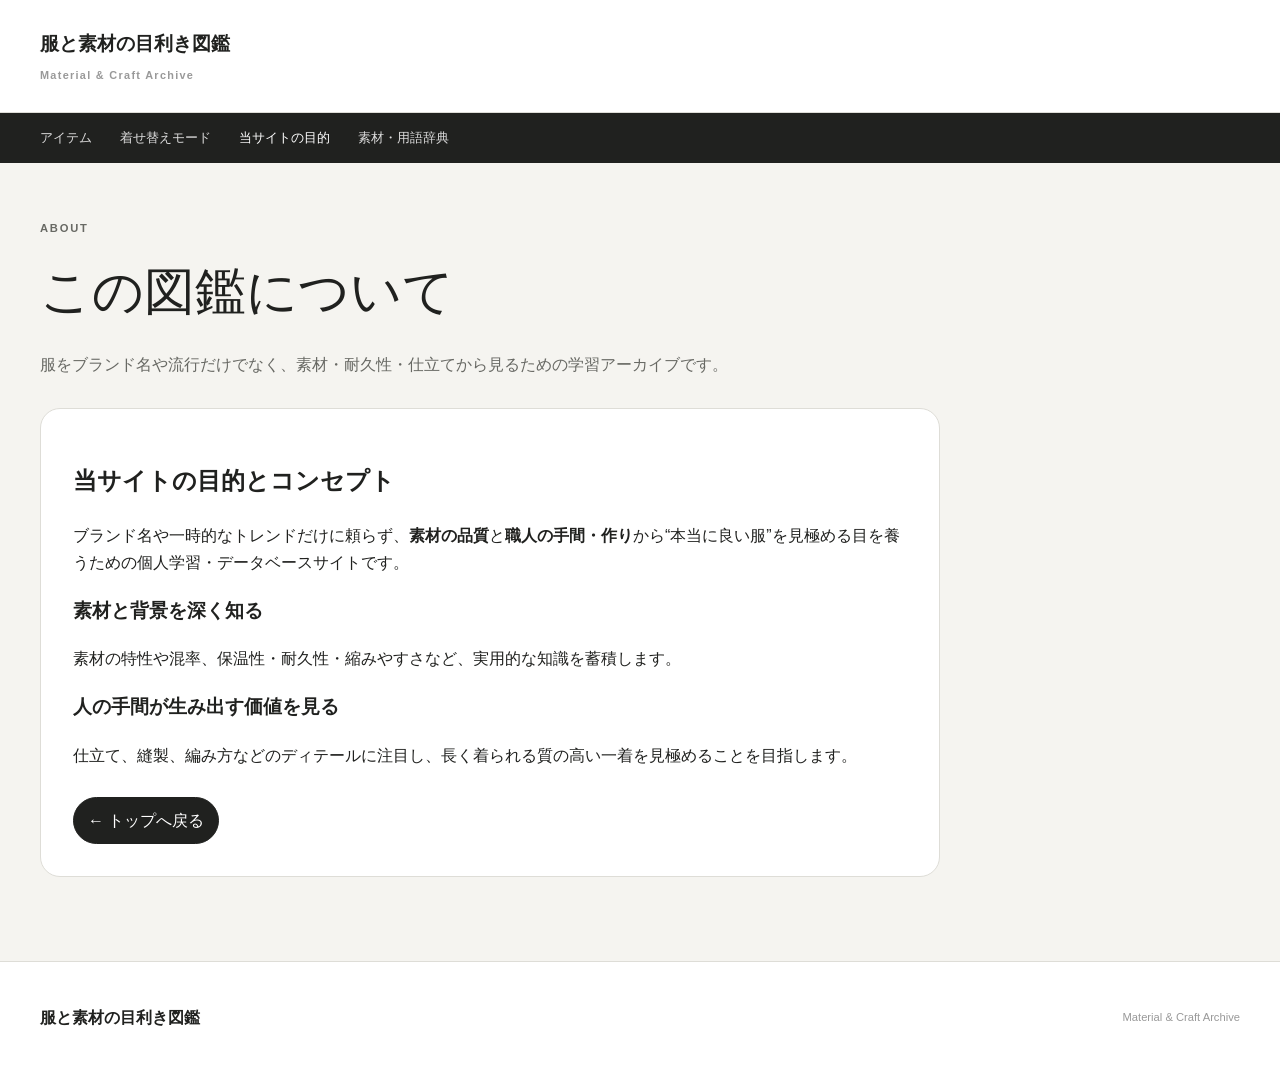
<file: about.html>
<!DOCTYPE html><html lang="ja"><head><meta charset="UTF-8"><meta name="viewport" content="width=device-width,initial-scale=1"><title>サイトの目的 | 服と素材の目利き図鑑</title><link rel="stylesheet" href="style.css"></head><body><header class="header"><div class="header-inner"><h1 class="logo"><a href="index.html">服と素材の目利き図鑑<span>Material & Craft Archive</span></a></h1></div></header><nav class="global-nav"><div class="global-nav-inner"><a href="index.html">アイテム</a>
      <a href="dressup.html">着せ替えモード</a><a class="active" href="about.html">当サイトの目的</a><a href="dictionary.html">素材・用語辞典</a></div></nav><main class="main-container"><div class="page-heading"><p class="section-label">ABOUT</p><h2>この図鑑について</h2><p>服をブランド名や流行だけでなく、素材・耐久性・仕立てから見るための学習アーカイブです。</p></div><article class="page-card"><h2>当サイトの目的とコンセプト</h2><p>ブランド名や一時的なトレンドだけに頼らず、<strong>素材の品質</strong>と<strong>職人の手間・作り</strong>から“本当に良い服”を見極める目を養うための個人学習・データベースサイトです。</p><h3>素材と背景を深く知る</h3><p>素材の特性や混率、保温性・耐久性・縮みやすさなど、実用的な知識を蓄積します。</p><h3>人の手間が生み出す価値を見る</h3><p>仕立て、縫製、編み方などのディテールに注目し、長く着られる質の高い一着を見極めることを目指します。</p><div class="back-link"><a class="tag-btn active" href="index.html" style="text-decoration:none;display:inline-block">← トップへ戻る</a></div></article></main><footer class="footer"><div class="footer-inner"><p>服と素材の目利き図鑑</p><span>Material & Craft Archive</span></div></footer></body></html>
</file>
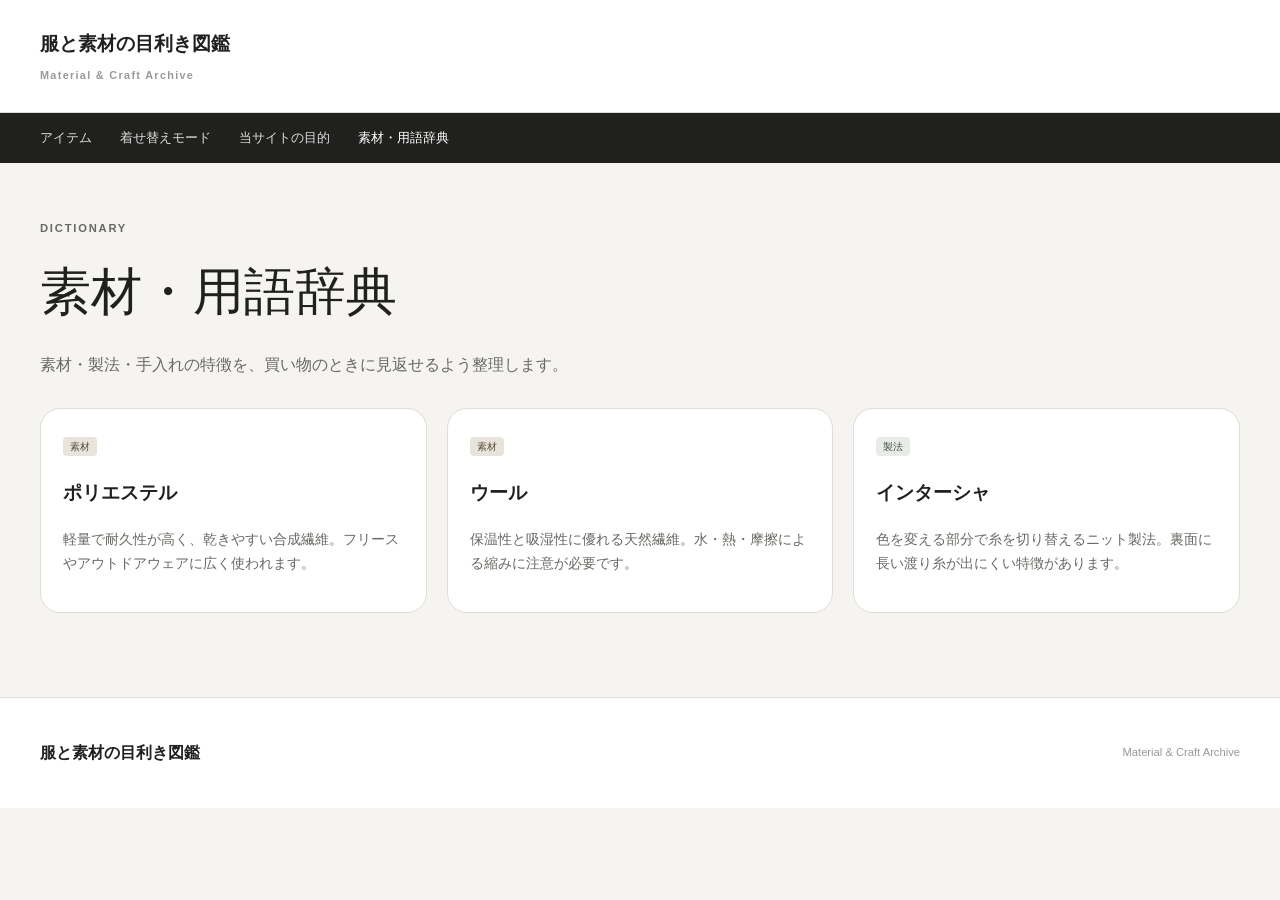
<file: dictionary.html>
<!DOCTYPE html><html lang="ja"><head><meta charset="UTF-8"><meta name="viewport" content="width=device-width,initial-scale=1"><title>素材・用語辞典 | 服と素材の目利き図鑑</title><link rel="stylesheet" href="style.css"></head><body><header class="header"><div class="header-inner"><h1 class="logo"><a href="index.html">服と素材の目利き図鑑<span>Material & Craft Archive</span></a></h1></div></header><nav class="global-nav"><div class="global-nav-inner"><a href="index.html">アイテム</a>
      <a href="dressup.html">着せ替えモード</a><a href="about.html">当サイトの目的</a><a class="active" href="dictionary.html">素材・用語辞典</a></div></nav><main class="main-container"><div class="page-heading"><p class="section-label">DICTIONARY</p><h2>素材・用語辞典</h2><p>素材・製法・手入れの特徴を、買い物のときに見返せるよう整理します。</p></div><div class="dictionary-grid"><section class="dictionary-card"><span class="tag tag-material">素材</span><h3>ポリエステル</h3><p>軽量で耐久性が高く、乾きやすい合成繊維。フリースやアウトドアウェアに広く使われます。</p></section><section class="dictionary-card"><span class="tag tag-material">素材</span><h3>ウール</h3><p>保温性と吸湿性に優れる天然繊維。水・熱・摩擦による縮みに注意が必要です。</p></section><section class="dictionary-card"><span class="tag tag-country">製法</span><h3>インターシャ</h3><p>色を変える部分で糸を切り替えるニット製法。裏面に長い渡り糸が出にくい特徴があります。</p></section></div></main><footer class="footer"><div class="footer-inner"><p>服と素材の目利き図鑑</p><span>Material & Craft Archive</span></div></footer></body></html>
</file>
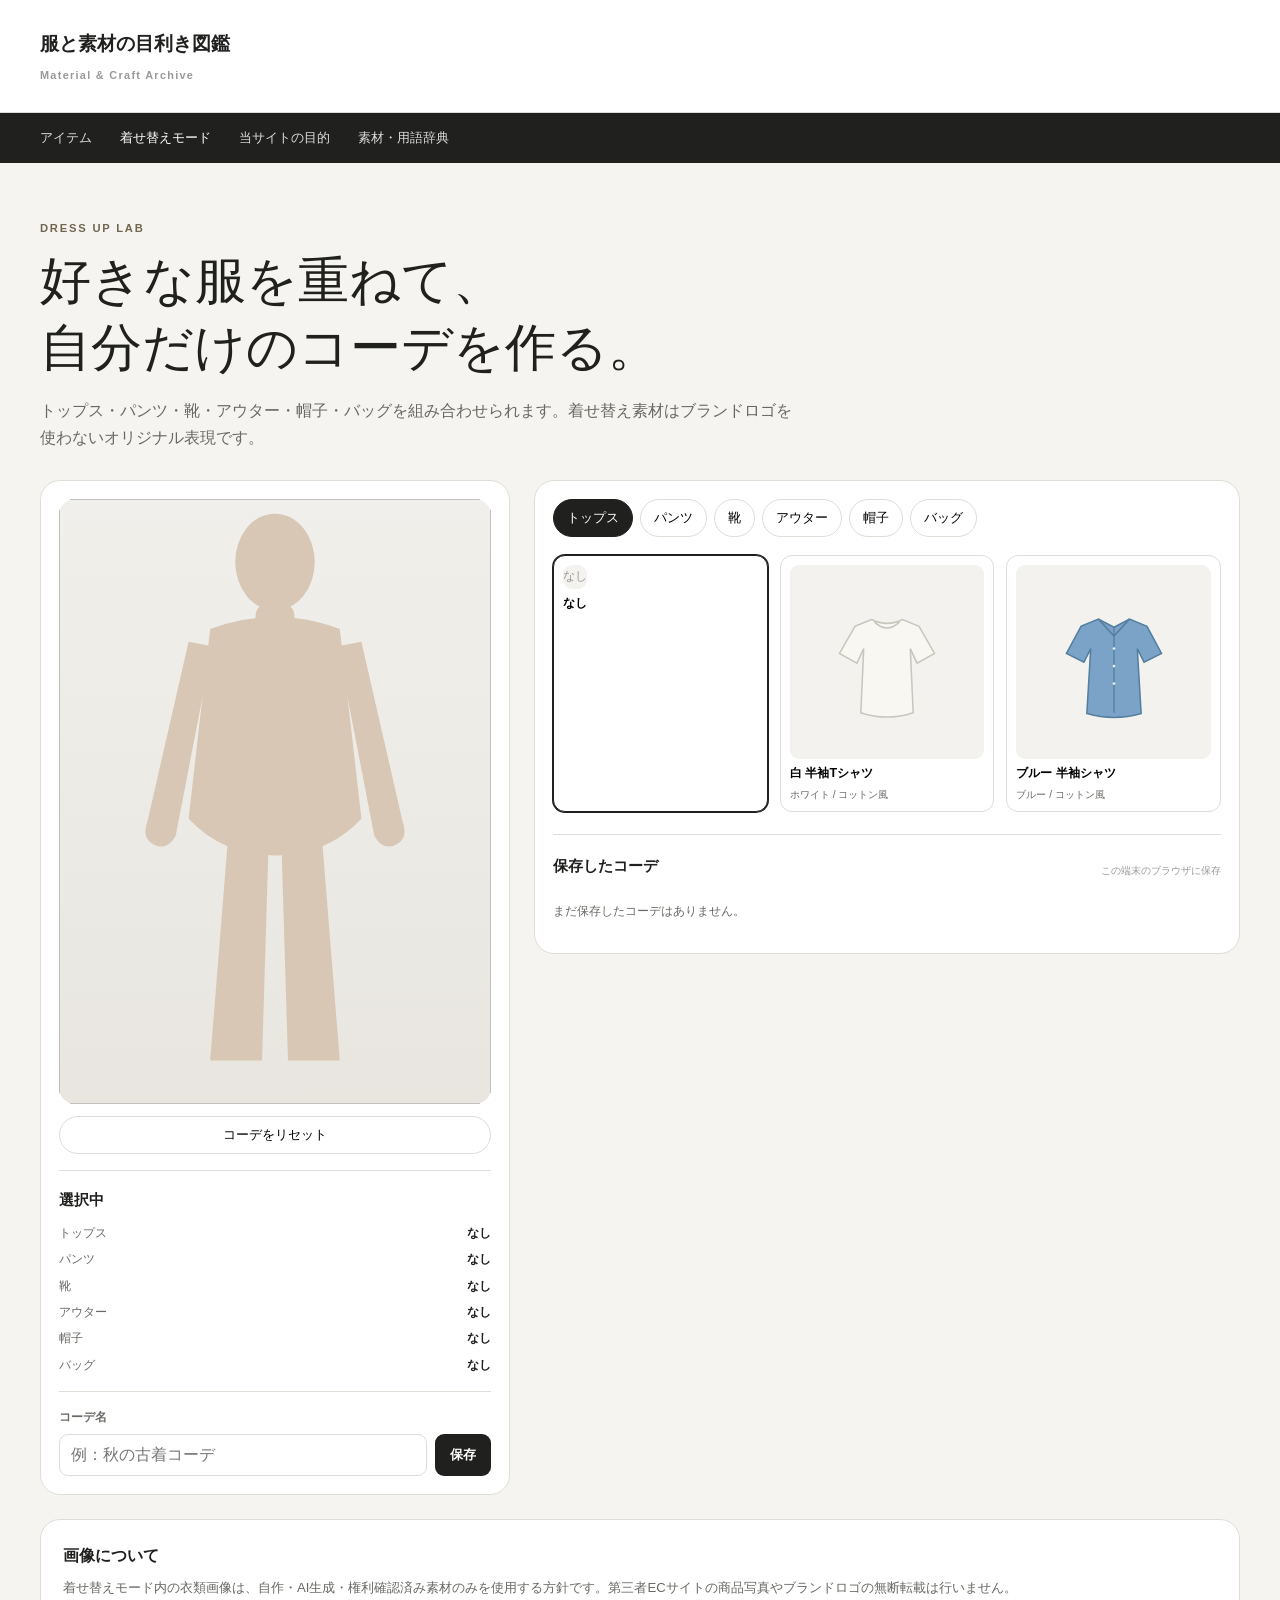
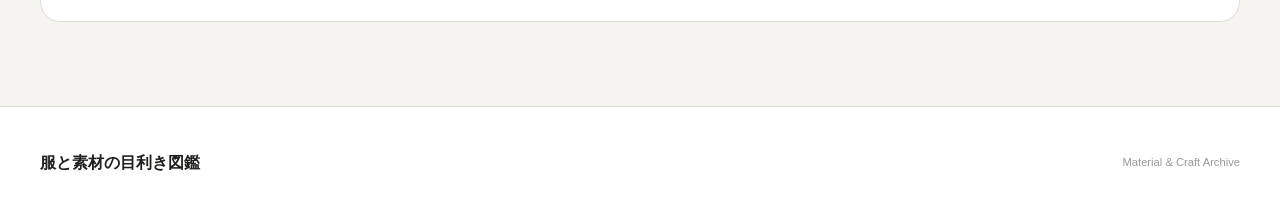
<file: dressup.html>
<!DOCTYPE html>
<html lang="ja">
<head>
  <meta charset="UTF-8">
  <meta name="viewport" content="width=device-width,initial-scale=1">
  <meta name="description" content="服と素材の目利き図鑑の着せ替えモード。オリジナル衣類素材でコーデを組み合わせて保存できます。">
  <title>着せ替えモード | 服と素材の目利き図鑑</title>
  <link rel="stylesheet" href="style.css">
  <link rel="stylesheet" href="dressup.css">
</head>
<body>
<header class="header">
  <div class="header-inner">
    <h1 class="logo"><a href="index.html">服と素材の目利き図鑑<span>Material & Craft Archive</span></a></h1>
  </div>
</header>

<nav class="global-nav" aria-label="メインナビゲーション">
  <div class="global-nav-inner">
    <a href="index.html">アイテム</a>
    <a href="dressup.html" class="active">着せ替えモード</a>
    <a href="about.html">当サイトの目的</a>
    <a href="dictionary.html">素材・用語辞典</a>
  </div>
</nav>

<main class="main-container">
  <section class="dressup-heading">
    <p class="section-label">DRESS UP LAB</p>
    <h2>好きな服を重ねて、<br>自分だけのコーデを作る。</h2>
    <p>トップス・パンツ・靴・アウター・帽子・バッグを組み合わせられます。着せ替え素材はブランドロゴを使わないオリジナル表現です。</p>
  </section>

  <section class="dressup-layout">
    <div class="dressup-preview-panel">
      <div class="dressup-stage" aria-label="着せ替えプレビュー">
        <img src="img/dressup/base/body.svg" class="dress-layer layer-body" alt="">
        <img id="layer-pants" class="dress-layer layer-pants" alt="">
        <img id="layer-tops" class="dress-layer layer-tops" alt="">
        <img id="layer-outer" class="dress-layer layer-outer" alt="">
        <img id="layer-shoes" class="dress-layer layer-shoes" alt="">
        <img id="layer-bag" class="dress-layer layer-bag" alt="">
        <img id="layer-hat" class="dress-layer layer-hat" alt="">
      </div>

      <div class="preview-actions">
        <button type="button" id="resetOutfit" class="reset-btn">コーデをリセット</button>
      </div>

      <div class="selected-panel">
        <h3>選択中</h3>
        <div id="selectedItems" class="selected-list"></div>
      </div>

      <div class="save-panel">
        <label for="outfitName">コーデ名</label>
        <div class="save-row">
          <input id="outfitName" type="text" maxlength="30" placeholder="例：秋の古着コーデ">
          <button type="button" id="saveOutfit">保存</button>
        </div>
      </div>
    </div>

    <div class="dressup-picker-panel">
      <div id="categoryTabs" class="category-tabs"></div>
      <div id="dressupItems" class="dressup-items"></div>

      <section class="saved-section">
        <div class="saved-header">
          <h3>保存したコーデ</h3>
          <span>この端末のブラウザに保存</span>
        </div>
        <div id="savedOutfits" class="saved-outfits"></div>
      </section>
    </div>
  </section>

  <section class="rights-note">
    <h2>画像について</h2>
    <p>着せ替えモード内の衣類画像は、自作・AI生成・権利確認済み素材のみを使用する方針です。第三者ECサイトの商品写真やブランドロゴの無断転載は行いません。</p>
  </section>
</main>

<footer class="footer">
  <div class="footer-inner"><p>服と素材の目利き図鑑</p><span>Material & Craft Archive</span></div>
</footer>

<script src="dressup-data.js"></script>
<script src="dressup.js"></script>
</body>
</html>
</file>
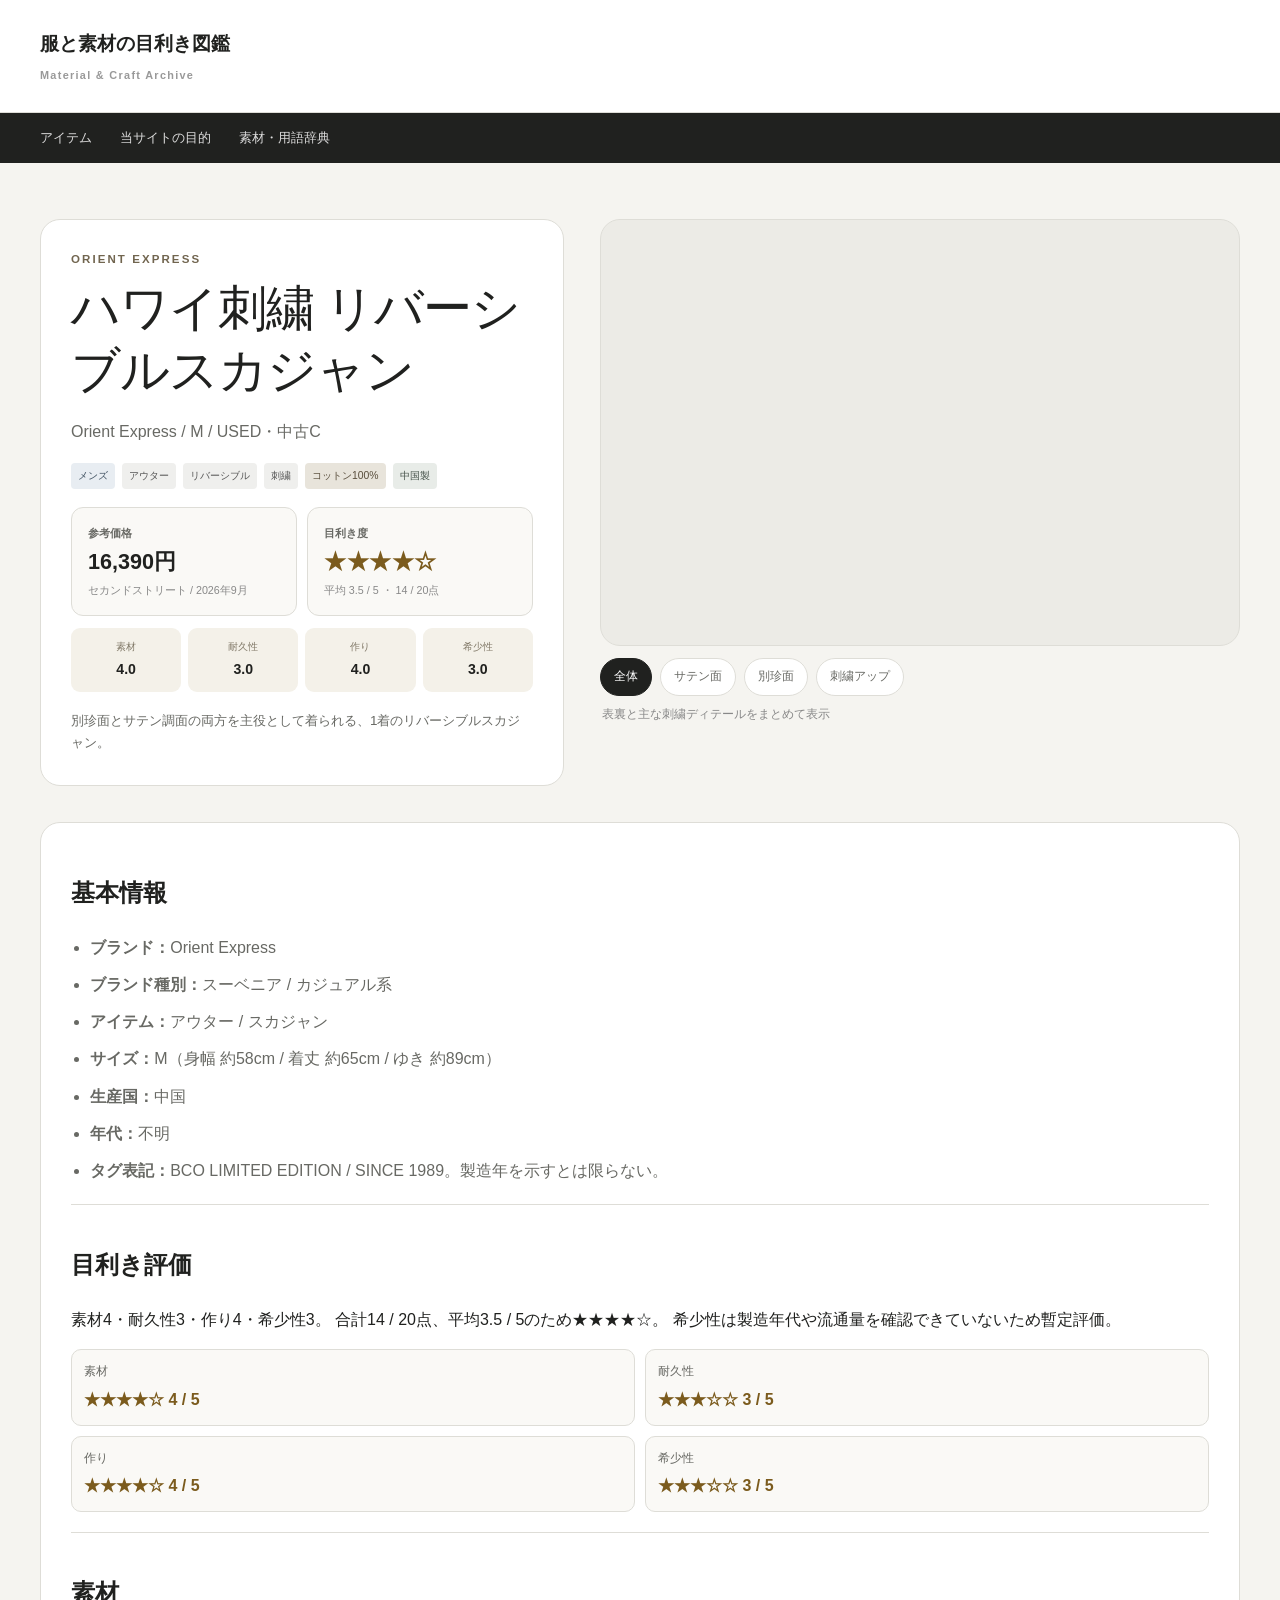
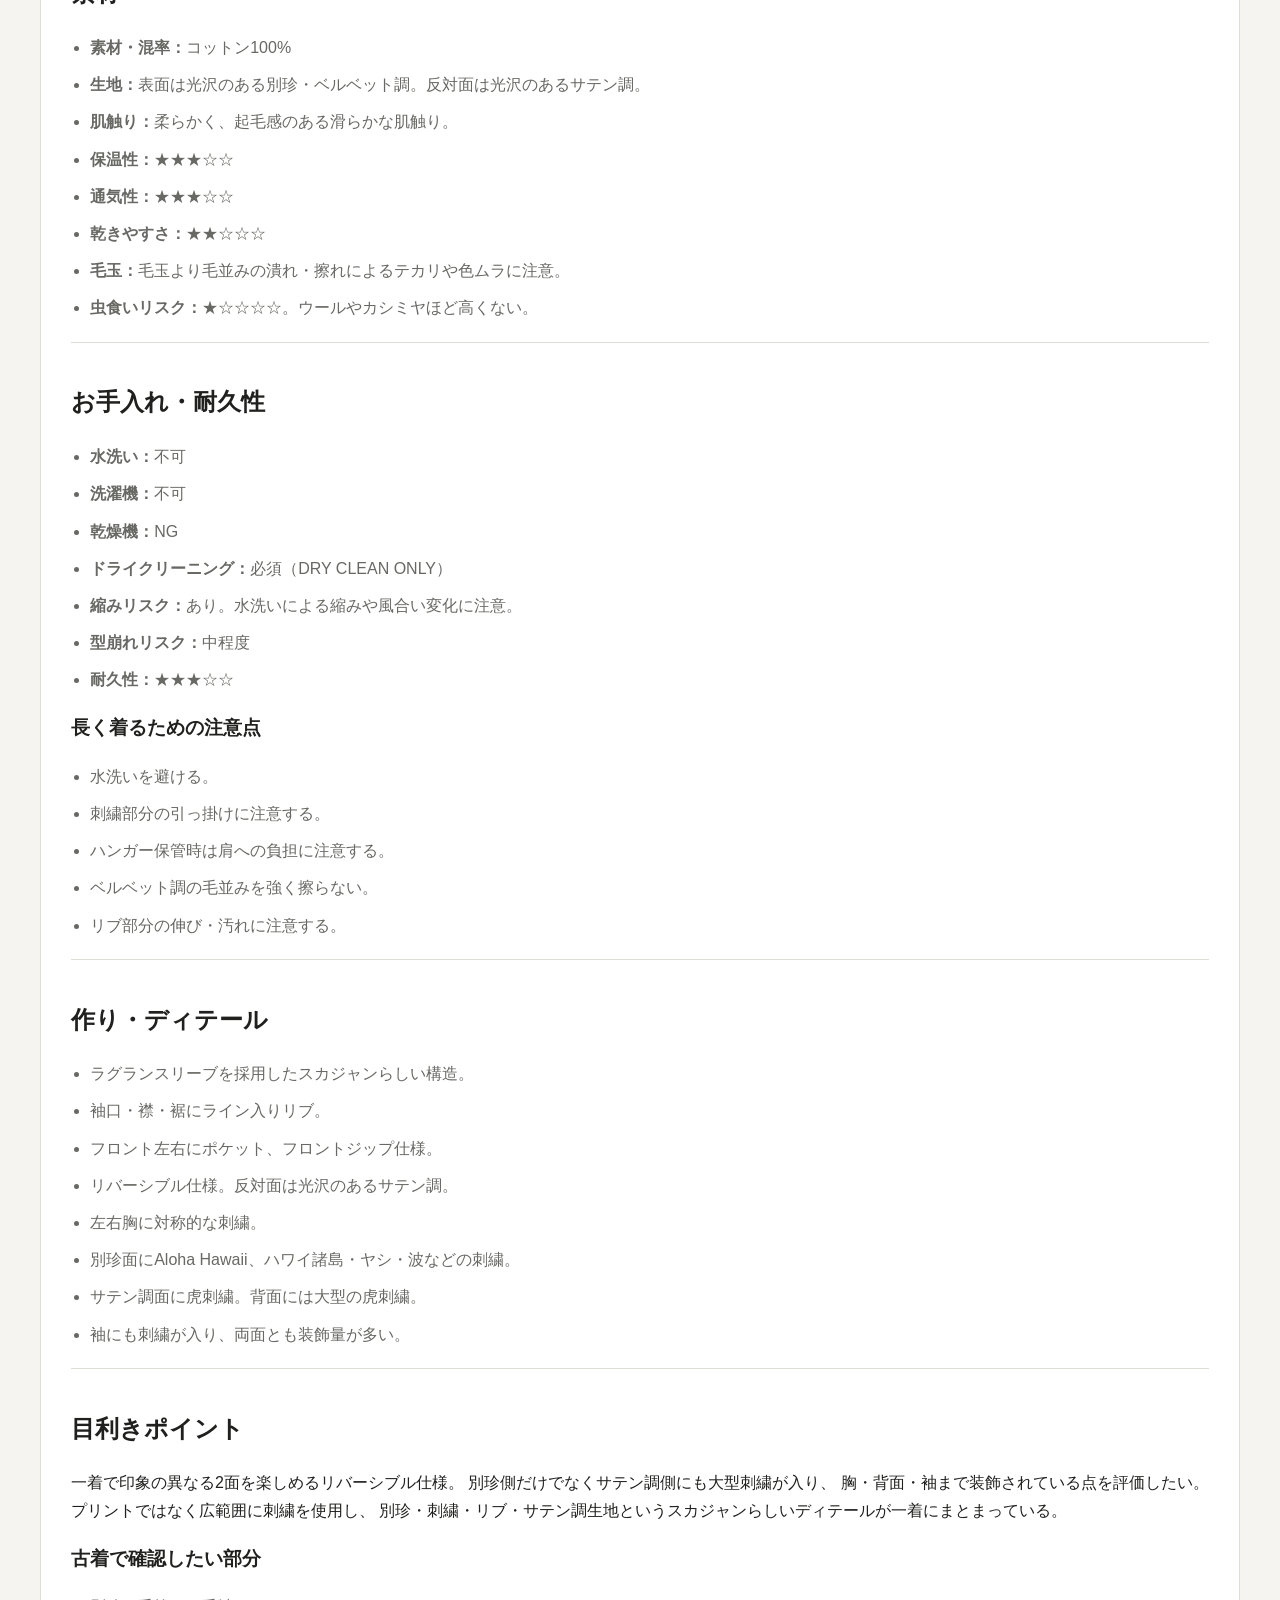
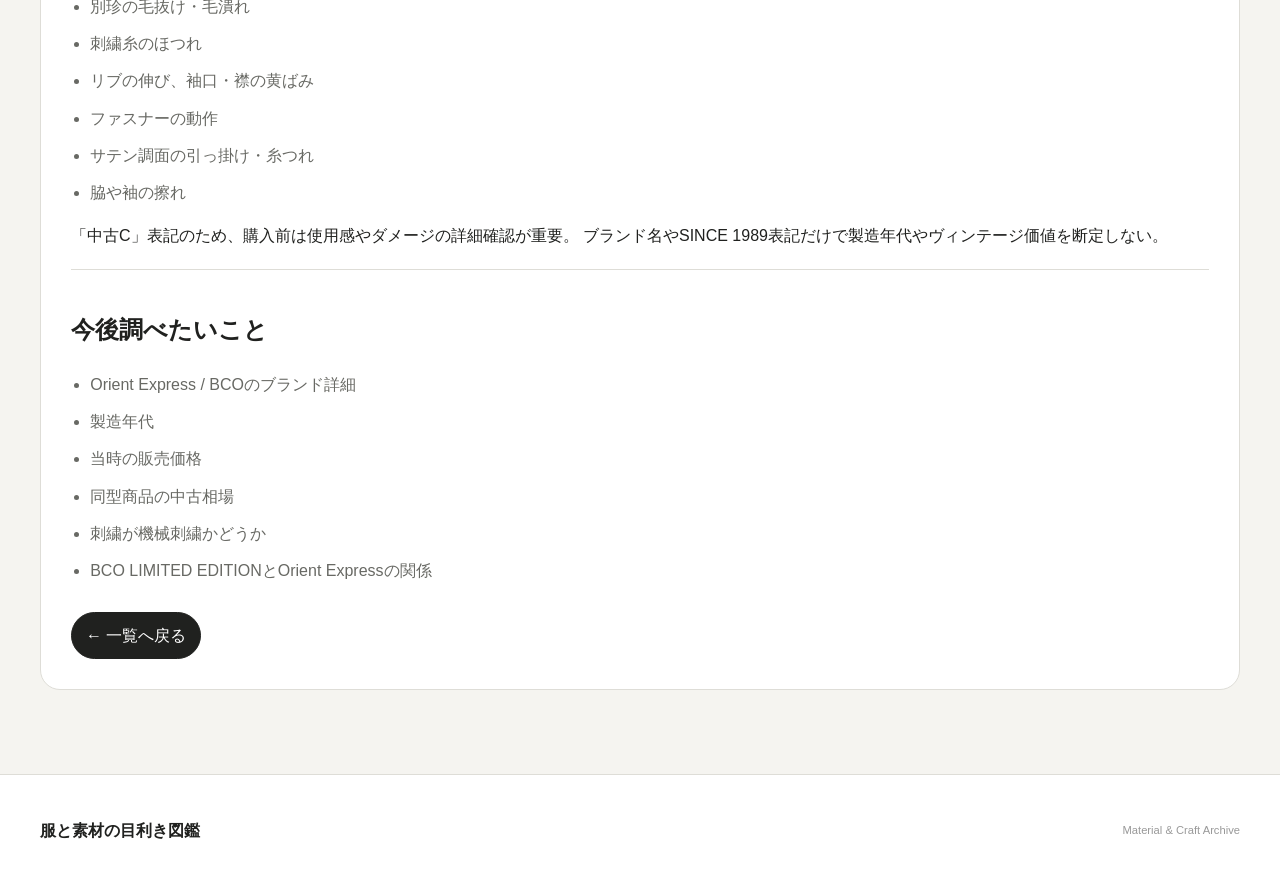
<file: detail/orient-express/orient-express-sukajan.html>
<!DOCTYPE html>
<html lang="ja">
<head>
<meta charset="UTF-8">
<meta name="viewport" content="width=device-width,initial-scale=1">
<meta name="description" content="Orient Express ハワイ刺繍 リバーシブルスカジャンを素材・耐久性・作り・希少性から分析。">
<title>Orient Express ハワイ刺繍 リバーシブルスカジャン | 服と素材の目利き図鑑</title>
<link rel="stylesheet" href="../../style.css">
</head>
<body>

<header class="header">
  <div class="header-inner">
    <h1 class="logo">
      <a href="../../index.html">
        服と素材の目利き図鑑
        <span>Material & Craft Archive</span>
      </a>
    </h1>
  </div>
</header>

<nav class="global-nav">
  <div class="global-nav-inner">
    <a href="../../index.html">アイテム</a>
    <a href="../../about.html">当サイトの目的</a>
    <a href="../../dictionary.html">素材・用語辞典</a>
  </div>
</nav>

<main class="main-container">

  <section class="product-hero">

    <div class="product-copy">

      <p class="product-brand-label">ORIENT EXPRESS</p>

      <h1 class="product-title">
        ハワイ刺繍<br class="mobile-only">
        リバーシブルスカジャン
      </h1>

      <p class="detail-meta">
        Orient Express / M / USED・中古C
      </p>

      <div class="product-tags-primary">
        <span class="tag tag-gender">メンズ</span>
        <span class="tag">アウター</span>
        <span class="tag">リバーシブル</span>
        <span class="tag">刺繍</span>
        <span class="tag tag-material">コットン100%</span>
        <span class="tag tag-country">中国製</span>
      </div>

      <div class="product-summary-grid">

        <div class="product-price-card">
          <span class="summary-label">参考価格</span>
          <strong>16,390円</strong>
          <small>セカンドストリート / 2026年9月</small>
        </div>

        <div class="product-mekiki-card">
          <span class="summary-label">目利き度</span>
          <strong class="summary-stars">★★★★☆</strong>
          <small>平均 3.5 / 5 ・ 14 / 20点</small>
        </div>

      </div>

      <div class="quick-score-grid">
        <div><span>素材</span><strong>4.0</strong></div>
        <div><span>耐久性</span><strong>3.0</strong></div>
        <div><span>作り</span><strong>4.0</strong></div>
        <div><span>希少性</span><strong>3.0</strong></div>
      </div>

      <p class="product-note">
        別珍面とサテン調面の両方を主役として着られる、1着のリバーシブルスカジャン。
      </p>

    </div>

    <div class="product-gallery">

      <div class="gallery-stage">
        <img
          id="galleryImage"
          class="gallery-image view-all"
          src="../../img/orient-express-sukajan.jpg"
          alt="Orient Express リバーシブルスカジャン 表裏と刺繍ディテール"
        >
      </div>

      <div class="gallery-controls" aria-label="画像表示切り替え">
        <button type="button" class="gallery-btn active" data-view="view-all">全体</button>
        <button type="button" class="gallery-btn" data-view="view-satin">サテン面</button>
        <button type="button" class="gallery-btn" data-view="view-velvet">別珍面</button>
        <button type="button" class="gallery-btn" data-view="view-detail">刺繍アップ</button>
      </div>

      <p class="gallery-caption" id="galleryCaption">
        表裏と主な刺繍ディテールをまとめて表示
      </p>

    </div>

  </section>


  <article class="detail-article detail-article-wide">

    <section class="detail-section detail-section-first">
      <h2>基本情報</h2>
      <ul class="detail-list">
        <li><strong>ブランド：</strong>Orient Express</li>
        <li><strong>ブランド種別：</strong>スーベニア / カジュアル系</li>
        <li><strong>アイテム：</strong>アウター / スカジャン</li>
        <li><strong>サイズ：</strong>M（身幅 約58cm / 着丈 約65cm / ゆき 約89cm）</li>
        <li><strong>生産国：</strong>中国</li>
        <li><strong>年代：</strong>不明</li>
        <li><strong>タグ表記：</strong>BCO LIMITED EDITION / SINCE 1989。製造年を示すとは限らない。</li>
      </ul>
    </section>

    <section class="detail-section">
      <h2>目利き評価</h2>
      <p>
        素材4・耐久性3・作り4・希少性3。
        合計14 / 20点、平均3.5 / 5のため★★★★☆。
        希少性は製造年代や流通量を確認できていないため暫定評価。
      </p>

      <div class="detail-score-panel">
        <div class="detail-score-item"><span>素材</span><strong>★★★★☆ 4 / 5</strong></div>
        <div class="detail-score-item"><span>耐久性</span><strong>★★★☆☆ 3 / 5</strong></div>
        <div class="detail-score-item"><span>作り</span><strong>★★★★☆ 4 / 5</strong></div>
        <div class="detail-score-item"><span>希少性</span><strong>★★★☆☆ 3 / 5</strong></div>
      </div>
    </section>

    <section class="detail-section">
      <h2>素材</h2>
      <ul class="detail-list">
        <li><strong>素材・混率：</strong>コットン100%</li>
        <li><strong>生地：</strong>表面は光沢のある別珍・ベルベット調。反対面は光沢のあるサテン調。</li>
        <li><strong>肌触り：</strong>柔らかく、起毛感のある滑らかな肌触り。</li>
        <li><strong>保温性：</strong>★★★☆☆</li>
        <li><strong>通気性：</strong>★★★☆☆</li>
        <li><strong>乾きやすさ：</strong>★★☆☆☆</li>
        <li><strong>毛玉：</strong>毛玉より毛並みの潰れ・擦れによるテカリや色ムラに注意。</li>
        <li><strong>虫食いリスク：</strong>★☆☆☆☆。ウールやカシミヤほど高くない。</li>
      </ul>
    </section>

    <section class="detail-section">
      <h2>お手入れ・耐久性</h2>
      <ul class="detail-list">
        <li><strong>水洗い：</strong>不可</li>
        <li><strong>洗濯機：</strong>不可</li>
        <li><strong>乾燥機：</strong>NG</li>
        <li><strong>ドライクリーニング：</strong>必須（DRY CLEAN ONLY）</li>
        <li><strong>縮みリスク：</strong>あり。水洗いによる縮みや風合い変化に注意。</li>
        <li><strong>型崩れリスク：</strong>中程度</li>
        <li><strong>耐久性：</strong>★★★☆☆</li>
      </ul>

      <h3>長く着るための注意点</h3>
      <ul class="detail-list">
        <li>水洗いを避ける。</li>
        <li>刺繍部分の引っ掛けに注意する。</li>
        <li>ハンガー保管時は肩への負担に注意する。</li>
        <li>ベルベット調の毛並みを強く擦らない。</li>
        <li>リブ部分の伸び・汚れに注意する。</li>
      </ul>
    </section>

    <section class="detail-section">
      <h2>作り・ディテール</h2>
      <ul class="detail-list">
        <li>ラグランスリーブを採用したスカジャンらしい構造。</li>
        <li>袖口・襟・裾にライン入りリブ。</li>
        <li>フロント左右にポケット、フロントジップ仕様。</li>
        <li>リバーシブル仕様。反対面は光沢のあるサテン調。</li>
        <li>左右胸に対称的な刺繍。</li>
        <li>別珍面にAloha Hawaii、ハワイ諸島・ヤシ・波などの刺繍。</li>
        <li>サテン調面に虎刺繍。背面には大型の虎刺繍。</li>
        <li>袖にも刺繍が入り、両面とも装飾量が多い。</li>
      </ul>
    </section>

    <section class="detail-section">
      <h2>目利きポイント</h2>
      <p>
        一着で印象の異なる2面を楽しめるリバーシブル仕様。
        別珍側だけでなくサテン調側にも大型刺繍が入り、
        胸・背面・袖まで装飾されている点を評価したい。
        プリントではなく広範囲に刺繍を使用し、
        別珍・刺繍・リブ・サテン調生地というスカジャンらしいディテールが一着にまとまっている。
      </p>

      <h3>古着で確認したい部分</h3>
      <ul class="detail-list">
        <li>別珍の毛抜け・毛潰れ</li>
        <li>刺繍糸のほつれ</li>
        <li>リブの伸び、袖口・襟の黄ばみ</li>
        <li>ファスナーの動作</li>
        <li>サテン調面の引っ掛け・糸つれ</li>
        <li>脇や袖の擦れ</li>
      </ul>

      <p>
        「中古C」表記のため、購入前は使用感やダメージの詳細確認が重要。
        ブランド名やSINCE 1989表記だけで製造年代やヴィンテージ価値を断定しない。
      </p>
    </section>

    <section class="detail-section">
      <h2>今後調べたいこと</h2>
      <ul class="detail-list">
        <li>Orient Express / BCOのブランド詳細</li>
        <li>製造年代</li>
        <li>当時の販売価格</li>
        <li>同型商品の中古相場</li>
        <li>刺繍が機械刺繍かどうか</li>
        <li>BCO LIMITED EDITIONとOrient Expressの関係</li>
      </ul>
    </section>

    <div class="back-link">
      <a class="tag-btn active" href="../../index.html" style="text-decoration:none;display:inline-block">
        ← 一覧へ戻る
      </a>
    </div>

  </article>

</main>

<footer class="footer">
  <div class="footer-inner">
    <p>服と素材の目利き図鑑</p>
    <span>Material & Craft Archive</span>
  </div>
</footer>

<script>
const galleryImage = document.getElementById("galleryImage");
const galleryCaption = document.getElementById("galleryCaption");
const galleryButtons = document.querySelectorAll(".gallery-btn");

const captions = {
  "view-all": "表裏と主な刺繍ディテールをまとめて表示",
  "view-satin": "白×青緑のサテン調面を中心に表示",
  "view-velvet": "黒の別珍・ベルベット調面を中心に表示",
  "view-detail": "虎・ハワイモチーフなどの刺繍ディテールを拡大表示"
};

galleryButtons.forEach(button => {
  button.addEventListener("click", () => {
    const view = button.dataset.view;

    galleryButtons.forEach(btn => btn.classList.remove("active"));
    button.classList.add("active");

    galleryImage.className = "gallery-image " + view;
    galleryCaption.textContent = captions[view];
  });
});
</script>

</body>
</html>
</file>
<file: style.css>
*{box-sizing:border-box}:root{--bg:#f5f4f0;--surface:#fff;--text:#20211f;--sub:#686964;--border:#deddd7;--dark:#20211f;--accent:#71654f;--max:1200px}body{margin:0;background:var(--bg);color:var(--text);font-family:-apple-system,BlinkMacSystemFont,"Hiragino Sans","Yu Gothic",sans-serif;line-height:1.7}img{max-width:100%;display:block}a{color:inherit}.header{background:#fff;border-bottom:1px solid var(--border)}.header-inner,.global-nav-inner,.main-container,.footer-inner{width:min(var(--max),calc(100% - 48px));margin:auto}.header-inner{min-height:112px;display:flex;align-items:center;justify-content:space-between;gap:32px}.logo{margin:0;font-size:1.2rem}.logo a{text-decoration:none;display:flex;flex-direction:column;gap:5px}.logo span{font-size:.68rem;color:#999;letter-spacing:.12em}.search-box{width:min(420px,45%)}.search-box input{width:100%;height:48px;border:1px solid var(--border);border-radius:999px;padding:0 18px;background:var(--bg)}.visually-hidden{position:absolute;width:1px;height:1px;overflow:hidden;clip:rect(0,0,0,0)}.global-nav{background:var(--dark)}.global-nav-inner{min-height:50px;display:flex;align-items:center;gap:28px;overflow-x:auto}.global-nav a{color:#ddd;text-decoration:none;font-size:.84rem;white-space:nowrap}.global-nav a.active,.global-nav a:hover{color:#fff}.main-container{padding:56px 0 84px}.hero-section{max-width:800px;margin-bottom:56px}.hero-label,.section-label{margin:0 0 10px;color:var(--accent);font-size:.7rem;font-weight:700;letter-spacing:.16em}.hero-section h2,.page-heading h2{font-family:Georgia,"Yu Mincho",serif;font-weight:500}.hero-section h2{font-size:clamp(2rem,4.5vw,4rem);line-height:1.3;margin:0 0 18px}.hero-section p:last-child,.page-heading p{color:var(--sub)}.filter-panel,.page-card,.dictionary-card,.detail-article{background:var(--surface);border:1px solid var(--border);border-radius:20px}.filter-panel{padding:26px;margin-bottom:56px}.filter-header,.result-header{display:flex;justify-content:space-between;align-items:end;gap:18px}.filter-header{margin-bottom:24px}.filter-header h2,.result-header h2{margin:0}.reset-btn,.tag-btn{border:1px solid var(--border);background:#fff;border-radius:999px;padding:9px 14px;cursor:pointer}.tag-btn.active,.reset-btn:hover{background:var(--dark);color:#fff;border-color:var(--dark)}.filter-grid{display:grid;grid-template-columns:repeat(4,1fr);gap:14px;margin-bottom:22px}.filter-group{display:flex;flex-direction:column;gap:6px}.filter-group label,.filter-title{font-size:.75rem;font-weight:700;color:var(--sub)}.filter-group select{height:46px;border:1px solid var(--border);border-radius:8px;padding:0 10px;background:#fff}.material-filter{border-top:1px solid var(--border);padding-top:18px}.material-buttons{display:flex;flex-wrap:wrap;gap:8px;margin-top:10px}.result-header{margin-bottom:22px}#resultCount{color:var(--sub);font-size:.82rem}.grid-container{display:grid;grid-template-columns:repeat(3,1fr);gap:24px}.card{overflow:hidden;background:#fff;border:1px solid var(--border);border-radius:14px;transition:.25s}.card:hover{transform:translateY(-4px);box-shadow:0 10px 30px rgba(0,0,0,.07)}.card-link{text-decoration:none;display:flex;flex-direction:column;height:100%}.card-image-wrap{position:relative;aspect-ratio:4/3;background:#eee;overflow:hidden}.card-img{width:100%;height:100%;object-fit:cover}.badge,.card-era{position:absolute;top:12px;z-index:2;padding:5px 8px;border-radius:4px;font-size:.62rem;font-weight:700}.badge{left:12px;background:#222;color:#fff}.card-era{right:12px;background:#fff}.card-content{padding:18px;display:flex;flex-direction:column;flex:1}.card-tags,.detail-tags{display:flex;gap:6px;flex-wrap:wrap;margin-bottom:12px}.tag{font-size:.65rem;padding:4px 7px;border-radius:4px;background:#efefed;color:#555}.tag-material{background:#e8e4db;color:#594e3c}.tag-country{background:#e8ece8;color:#455149}.card-category,.card-brand{color:#888;font-size:.72rem}.card-title{margin:4px 0 6px;font-size:1.05rem}.card-details{display:flex;flex-direction:column;gap:10px;margin:12px 0 18px}.detail-item{border-top:1px solid #eee;padding-top:10px}.detail-item strong{font-size:.7rem}.detail-item p{margin:3px 0 0;color:var(--sub);font-size:.76rem}.card-more{margin-top:auto;border-top:1px solid var(--border);padding-top:12px;font-size:.75rem;font-weight:700}.page-heading{max-width:760px;margin-bottom:30px}.page-heading h2{font-size:clamp(2rem,4vw,3.2rem);margin:0 0 10px}.page-card{max-width:900px;padding:32px}.dictionary-grid{display:grid;grid-template-columns:repeat(3,1fr);gap:20px}.dictionary-card{padding:22px}.dictionary-card p{color:var(--sub);font-size:.88rem}.back-link{margin-top:28px}.detail-layout{display:grid;grid-template-columns:1fr 1.15fr;gap:28px}.detail-image-box{overflow:hidden;border-radius:20px;border:1px solid var(--border);background:#eee}.detail-image-box img{width:100%;aspect-ratio:1/1;object-fit:cover}.detail-article{padding:30px}.detail-article h1{font-family:Georgia,"Yu Mincho",serif;font-weight:500;margin:0 0 8px}.detail-meta{color:var(--sub)}.detail-section{border-top:1px solid var(--border);padding-top:20px;margin-top:20px}.detail-list{padding-left:1.2em}.detail-list li{margin-bottom:10px;color:var(--sub)}.footer{background:#fff;border-top:1px solid var(--border)}.footer-inner{min-height:110px;display:flex;justify-content:space-between;align-items:center;gap:16px}.footer p{font-weight:700}.footer span{font-size:.7rem;color:#999}.empty-message{text-align:center;padding:70px 20px}@media(max-width:960px){.filter-grid,.grid-container,.dictionary-grid{grid-template-columns:repeat(2,1fr)}.detail-layout{grid-template-columns:1fr}}@media(max-width:640px){.header-inner,.global-nav-inner,.main-container,.footer-inner{width:calc(100% - 28px)}.header-inner{padding:20px 0;min-height:auto;flex-direction:column;align-items:stretch}.search-box{width:100%}.search-box input{font-size:16px}.main-container{padding:38px 0 60px}.filter-panel{padding:18px 14px}.filter-header{align-items:start;flex-direction:column}.reset-btn{width:100%}.filter-grid,.grid-container,.dictionary-grid{grid-template-columns:1fr}.filter-group select{font-size:16px}.hero-section h2{font-size:2rem}.page-card,.dictionary-card,.detail-article{padding:18px}.footer-inner{flex-direction:column;align-items:flex-start;justify-content:center}}
/* gender / mekiki filter */
.filter-grid{
  grid-template-columns:repeat(3,minmax(0,1fr));
}

.tag-gender{
  background:#e8edf2;
  color:#3f5060;
}

.tag-mekiki{
  background:#f4ead7;
  color:#7b5b1d;
  letter-spacing:.04em;
}

@media(max-width:960px){
  .filter-grid{
    grid-template-columns:repeat(2,minmax(0,1fr));
  }
}

@media(max-width:640px){
  .filter-grid{
    grid-template-columns:1fr;
  }
}

/* price / automatic mekiki score */
.reference-price{
  display:grid;
  grid-template-columns:auto 1fr;
  align-items:baseline;
  gap:2px 10px;
  margin:6px 0 16px;
  padding:12px 14px;
  border:1px solid var(--border);
  border-radius:10px;
  background:#faf9f6;
}

.reference-price span{
  font-size:.68rem;
  font-weight:700;
  color:var(--sub);
}

.reference-price strong{
  justify-self:end;
  font-size:1.05rem;
}

.reference-price small{
  grid-column:1/-1;
  color:#888;
  font-size:.68rem;
}

.mekiki-box{
  margin-bottom:16px;
  padding:14px;
  border-radius:10px;
  background:#f7f3e9;
}

.mekiki-summary{
  display:grid;
  grid-template-columns:auto 1fr;
  gap:2px 10px;
  align-items:baseline;
  margin-bottom:10px;
}

.mekiki-summary span{
  font-size:.7rem;
  font-weight:700;
}

.mekiki-summary strong{
  justify-self:end;
  color:#7b5b1d;
  letter-spacing:.04em;
}

.mekiki-summary small{
  grid-column:1/-1;
  color:#8b806d;
  font-size:.66rem;
}

.score-grid{
  display:grid;
  grid-template-columns:repeat(2,minmax(0,1fr));
  gap:6px 12px;
}

.score-row{
  display:flex;
  justify-content:space-between;
  gap:8px;
  font-size:.67rem;
}

.score-row span{
  color:#6f685b;
}

.score-row strong{
  color:#8a681f;
  letter-spacing:.02em;
  white-space:nowrap;
}

.detail-score-panel{
  display:grid;
  grid-template-columns:repeat(2,minmax(0,1fr));
  gap:10px;
  margin-top:14px;
}

.detail-score-item{
  padding:12px;
  border:1px solid var(--border);
  border-radius:10px;
  background:#faf9f6;
}

.detail-score-item span{
  display:block;
  color:var(--sub);
  font-size:.72rem;
}

.detail-score-item strong{
  display:block;
  margin-top:4px;
  color:#7b5b1d;
}

@media(max-width:640px){
  .score-grid,
  .detail-score-panel{
    grid-template-columns:1fr;
  }
}


/* =========================================
   Improved product detail / gallery
========================================= */

.product-hero{
  display:grid;
  grid-template-columns:minmax(0,.9fr) minmax(0,1.1fr);
  gap:36px;
  align-items:start;
  margin-bottom:36px;
}

.product-copy,
.product-gallery{
  min-width:0;
}

.product-copy{
  padding:30px;
  border:1px solid var(--border);
  border-radius:20px;
  background:var(--surface);
}

.product-brand-label{
  margin:0 0 8px;
  color:var(--accent);
  font-size:.72rem;
  font-weight:800;
  letter-spacing:.18em;
}

.product-title{
  margin:0 0 10px;
  font-family:Georgia,"Yu Mincho",serif;
  font-size:clamp(2rem,3.8vw,3.45rem);
  font-weight:500;
  line-height:1.28;
  letter-spacing:-.02em;
  overflow-wrap:anywhere;
}

.product-tags-primary{
  display:flex;
  flex-wrap:wrap;
  gap:7px;
  margin:18px 0;
}

.product-summary-grid{
  display:grid;
  grid-template-columns:repeat(2,minmax(0,1fr));
  gap:10px;
  margin:18px 0 12px;
}

.product-price-card,
.product-mekiki-card{
  padding:16px;
  border:1px solid var(--border);
  border-radius:12px;
  background:#faf9f6;
}

.summary-label{
  display:block;
  margin-bottom:5px;
  color:var(--sub);
  font-size:.7rem;
  font-weight:700;
}

.product-price-card strong,
.product-mekiki-card strong{
  display:block;
  font-size:1.35rem;
  line-height:1.3;
}

.product-price-card small,
.product-mekiki-card small{
  display:block;
  margin-top:5px;
  color:#888;
  font-size:.67rem;
}

.summary-stars{
  color:#7b5b1d;
  letter-spacing:.03em;
}

.quick-score-grid{
  display:grid;
  grid-template-columns:repeat(4,minmax(0,1fr));
  gap:7px;
  margin:12px 0 18px;
}

.quick-score-grid div{
  padding:10px 7px;
  border-radius:9px;
  background:#f4f1e9;
  text-align:center;
}

.quick-score-grid span{
  display:block;
  color:#817968;
  font-size:.64rem;
}

.quick-score-grid strong{
  display:block;
  margin-top:2px;
  font-size:.88rem;
}

.product-note{
  margin:0;
  color:var(--sub);
  font-size:.84rem;
}

.product-gallery{
  position:sticky;
  top:18px;
}

.gallery-stage{
  position:relative;
  width:100%;
  aspect-ratio:3 / 2;
  overflow:hidden;
  border:1px solid var(--border);
  border-radius:20px;
  background:#ecebe6;
}

.gallery-image{
  width:100%;
  height:100%;
  object-fit:contain;
  object-position:center;
  transform:scale(1);
  transition:transform .28s ease, object-position .28s ease;
  image-rendering:auto;
}

.gallery-image.view-all{
  object-fit:contain;
  transform:scale(1);
  object-position:center;
}

.gallery-image.view-satin{
  object-fit:cover;
  transform:scale(1.58);
  transform-origin:23% 31%;
}

.gallery-image.view-velvet{
  object-fit:cover;
  transform:scale(1.58);
  transform-origin:77% 31%;
}

.gallery-image.view-detail{
  object-fit:cover;
  transform:scale(1.72);
  transform-origin:50% 82%;
}

.gallery-controls{
  display:flex;
  flex-wrap:wrap;
  gap:8px;
  margin-top:12px;
}

.gallery-btn{
  min-height:38px;
  padding:0 13px;
  border:1px solid var(--border);
  border-radius:999px;
  background:#fff;
  color:var(--sub);
  cursor:pointer;
  font-size:.75rem;
}

.gallery-btn.active{
  border-color:var(--dark);
  background:var(--dark);
  color:#fff;
}

.gallery-caption{
  margin:9px 2px 0;
  color:#888;
  font-size:.72rem;
}

.detail-article-wide{
  max-width:none;
  padding:30px;
}

.detail-section-first{
  border-top:0;
  margin-top:0;
  padding-top:0;
}

.mobile-only{
  display:none;
}

@media(max-width:960px){
  .product-hero{
    grid-template-columns:1fr;
  }

  .product-copy{
    order:1;
  }

  .product-gallery{
    order:2;
    position:static;
  }
}

@media(max-width:640px){
  .product-hero{
    gap:18px;
    margin-bottom:22px;
  }

  .product-copy{
    padding:18px;
    border-radius:14px;
  }

  .product-brand-label{
    margin-bottom:6px;
    font-size:.66rem;
  }

  .product-title{
    font-size:1.72rem;
    line-height:1.38;
    letter-spacing:-.015em;
  }

  .mobile-only{
    display:block;
  }

  .product-tags-primary{
    margin:14px 0;
    gap:6px;
  }

  .product-summary-grid{
    grid-template-columns:1fr 1fr;
    gap:8px;
    margin:14px 0 10px;
  }

  .product-price-card,
  .product-mekiki-card{
    padding:12px;
  }

  .product-price-card strong,
  .product-mekiki-card strong{
    font-size:1.05rem;
  }

  .quick-score-grid{
    grid-template-columns:repeat(4,1fr);
    gap:5px;
  }

  .quick-score-grid div{
    padding:8px 4px;
  }

  .quick-score-grid span{
    font-size:.58rem;
  }

  .quick-score-grid strong{
    font-size:.8rem;
  }

  .gallery-stage{
    border-radius:14px;
    aspect-ratio:3 / 2;
  }

  .gallery-controls{
    gap:6px;
  }

  .gallery-btn{
    flex:1 1 calc(50% - 6px);
    min-height:40px;
  }

  .detail-article-wide{
    padding:18px;
  }
}

@media(max-width:380px){
  .product-title{
    font-size:1.55rem;
  }

  .product-summary-grid{
    grid-template-columns:1fr;
  }
}
</file>
<file: dressup.css>
.dressup-heading{max-width:760px;margin-bottom:28px}.dressup-heading h2{font-family:Georgia,"Yu Mincho",serif;font-size:clamp(2rem,4vw,3.4rem);font-weight:500;line-height:1.3;margin:0 0 12px}.dressup-heading p:last-child{color:var(--sub)}
.dressup-layout{display:grid;grid-template-columns:minmax(320px,.8fr) minmax(0,1.2fr);gap:24px;align-items:start}
.dressup-preview-panel,.dressup-picker-panel,.rights-note{background:#fff;border:1px solid var(--border);border-radius:20px}
.dressup-preview-panel{padding:18px;position:sticky;top:18px}
.dressup-stage{position:relative;width:min(100%,520px);aspect-ratio:5/7;margin:auto;overflow:hidden;border-radius:16px;background:linear-gradient(#f0efeb,#e8e6df)}
.dress-layer{position:absolute;inset:0;width:100%;height:100%;object-fit:contain;pointer-events:none}.layer-body{z-index:1}.layer-pants{z-index:2}.layer-tops{z-index:3}.layer-outer{z-index:4}.layer-shoes{z-index:5}.layer-bag{z-index:6}.layer-hat{z-index:7}
.preview-actions{margin-top:12px}.preview-actions .reset-btn{width:100%}
.selected-panel,.save-panel{margin-top:16px;padding-top:16px;border-top:1px solid var(--border)}.selected-panel h3,.saved-header h3{margin:0 0 10px;font-size:.95rem}
.selected-list{display:grid;gap:6px}.selected-row{display:flex;justify-content:space-between;gap:12px;font-size:.75rem}.selected-row span{color:var(--sub)}.selected-row strong{text-align:right}
.save-panel label{display:block;margin-bottom:6px;font-size:.72rem;font-weight:700;color:var(--sub)}.save-row{display:flex;gap:8px}.save-row input{min-width:0;flex:1;height:42px;border:1px solid var(--border);border-radius:9px;padding:0 11px;font-size:16px}.save-row button{border:0;border-radius:9px;background:var(--dark);color:#fff;padding:0 15px;font-weight:700}
.dressup-picker-panel{padding:18px}.category-tabs{display:flex;gap:7px;overflow-x:auto;padding-bottom:10px}.category-tab{border:1px solid var(--border);background:#fff;border-radius:999px;padding:9px 13px;white-space:nowrap;cursor:pointer}.category-tab.active{background:var(--dark);color:#fff;border-color:var(--dark)}
.dressup-items{display:grid;grid-template-columns:repeat(3,minmax(0,1fr));gap:12px;margin-top:8px}.dressup-item{display:flex;flex-direction:column;gap:6px;text-align:left;border:1px solid var(--border);background:#fff;border-radius:12px;padding:9px;cursor:pointer}.dressup-item.selected{border-color:var(--dark);box-shadow:0 0 0 1px var(--dark)}.dressup-item strong{font-size:.78rem}.dressup-item small{font-size:.64rem;color:var(--sub)}.item-thumb{display:grid;place-items:center;aspect-ratio:1;background:#f3f2ee;border-radius:9px;overflow:hidden}.item-thumb img{width:100%;height:100%;object-fit:contain}.none-thumb{font-size:.75rem;color:#999}
.saved-section{border-top:1px solid var(--border);margin-top:22px;padding-top:18px}.saved-header{display:flex;justify-content:space-between;gap:12px;align-items:center}.saved-header span{font-size:.65rem;color:#999}.saved-outfits{display:grid;gap:8px}.saved-card{display:flex;align-items:stretch;border:1px solid var(--border);border-radius:10px;overflow:hidden}.saved-load{flex:1;text-align:left;border:0;background:#fff;padding:10px 12px}.saved-load strong,.saved-load small{display:block}.saved-load small{margin-top:2px;color:#999}.saved-delete{width:42px;border:0;border-left:1px solid var(--border);background:#fafafa;font-size:1.1rem}.saved-empty{font-size:.78rem;color:var(--sub)}
.rights-note{margin-top:24px;padding:22px}.rights-note h2{margin:0 0 8px;font-size:1rem}.rights-note p{margin:0;color:var(--sub);font-size:.82rem}
@media(max-width:960px){.dressup-layout{grid-template-columns:1fr}.dressup-preview-panel{position:static}.dressup-items{grid-template-columns:repeat(3,1fr)}}
@media(max-width:640px){.dressup-layout{gap:16px}.dressup-preview-panel,.dressup-picker-panel{padding:12px;border-radius:14px}.dressup-stage{width:100%}.dressup-items{grid-template-columns:repeat(2,1fr)}.save-row{flex-direction:column}.save-row button{height:42px}.rights-note{padding:16px}.dressup-heading h2{font-size:2rem}}
</file>
